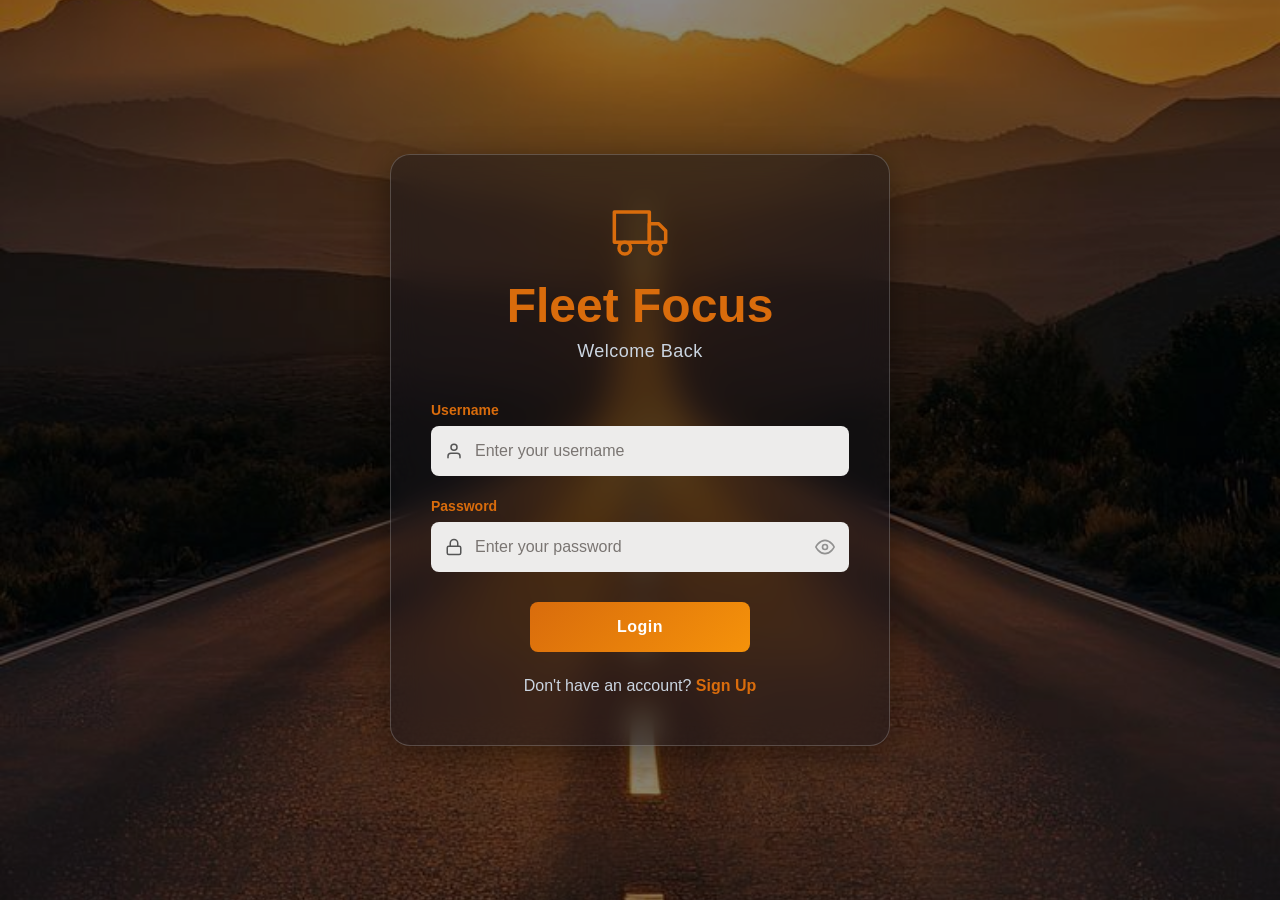
<file: index.html>
<!DOCTYPE html>
<html lang="en">
<head>
    <meta charset="UTF-8">
    <meta name="viewport" content="width=device-width, initial-scale=1.0">
    <title>Fleet Focus - Login</title>
    <link rel="stylesheet" href="css/login.css">
</head>
<body>
    <div class="overlay"></div>
    <div class="container">
        <div class="logo-icon">
            <svg width="56" height="56" viewBox="0 0 24 24" fill="none" stroke="#d96c0c" stroke-width="1.5" stroke-linecap="round" stroke-linejoin="round">
                <path d="M1 3h15v13H1z"/>
                <path d="M16 8h4l3 3v5h-7V8z"/>
                <circle cx="5.5" cy="18.5" r="2.5"/>
                <circle cx="18.5" cy="18.5" r="2.5"/>
            </svg>
        </div>
        <h1>Fleet Focus</h1>
        <h2>Welcome Back</h2>
        <form id="loginForm">
            <div class="form-group">
                <label for="username">Username</label>
                <div class="input-wrapper">
                    <span class="input-icon"><svg width="18" height="18" viewBox="0 0 24 24" fill="none" stroke="#555" stroke-width="2" stroke-linecap="round" stroke-linejoin="round"><path d="M20 21v-2a4 4 0 0 0-4-4H8a4 4 0 0 0-4 4v2"/><circle cx="12" cy="7" r="4"/></svg></span>
                    <input type="text" id="username" placeholder="Enter your username" required>
                </div>
            </div>
            <div class="form-group">
                <label for="password">Password</label>
                <div class="input-wrapper">
                    <span class="input-icon"><svg width="18" height="18" viewBox="0 0 24 24" fill="none" stroke="#555" stroke-width="2" stroke-linecap="round" stroke-linejoin="round"><rect x="3" y="11" width="18" height="11" rx="2" ry="2"/><path d="M7 11V7a5 5 0 0 1 10 0v4"/></svg></span>
                    <input type="password" id="password" placeholder="Enter your password" required>
                    <span class="toggle-password" id="togglePassword"><svg width="20" height="20" viewBox="0 0 24 24" fill="none" stroke="#555" stroke-width="2" stroke-linecap="round" stroke-linejoin="round"><path d="M1 12s4-8 11-8 11 8 11 8-4 8-11 8-11-8-11-8z"/><circle cx="12" cy="12" r="3"/></svg></span>
                </div>
            </div>
            <div id="errorMessage" class="error-message"></div>
            <div id="successMessage" class="success-message"></div>
            <button type="submit" id="submitBtn">
                <span class="btn-text">Login</span>
                <span class="btn-loader" id="btnLoader"></span>
            </button>
        </form>
        <p>Don't have an account?
            <a href="signup.html">Sign Up</a>
        </p>
    </div>
    <script src="js/login.js"></script>
</body>
</html>
</file>
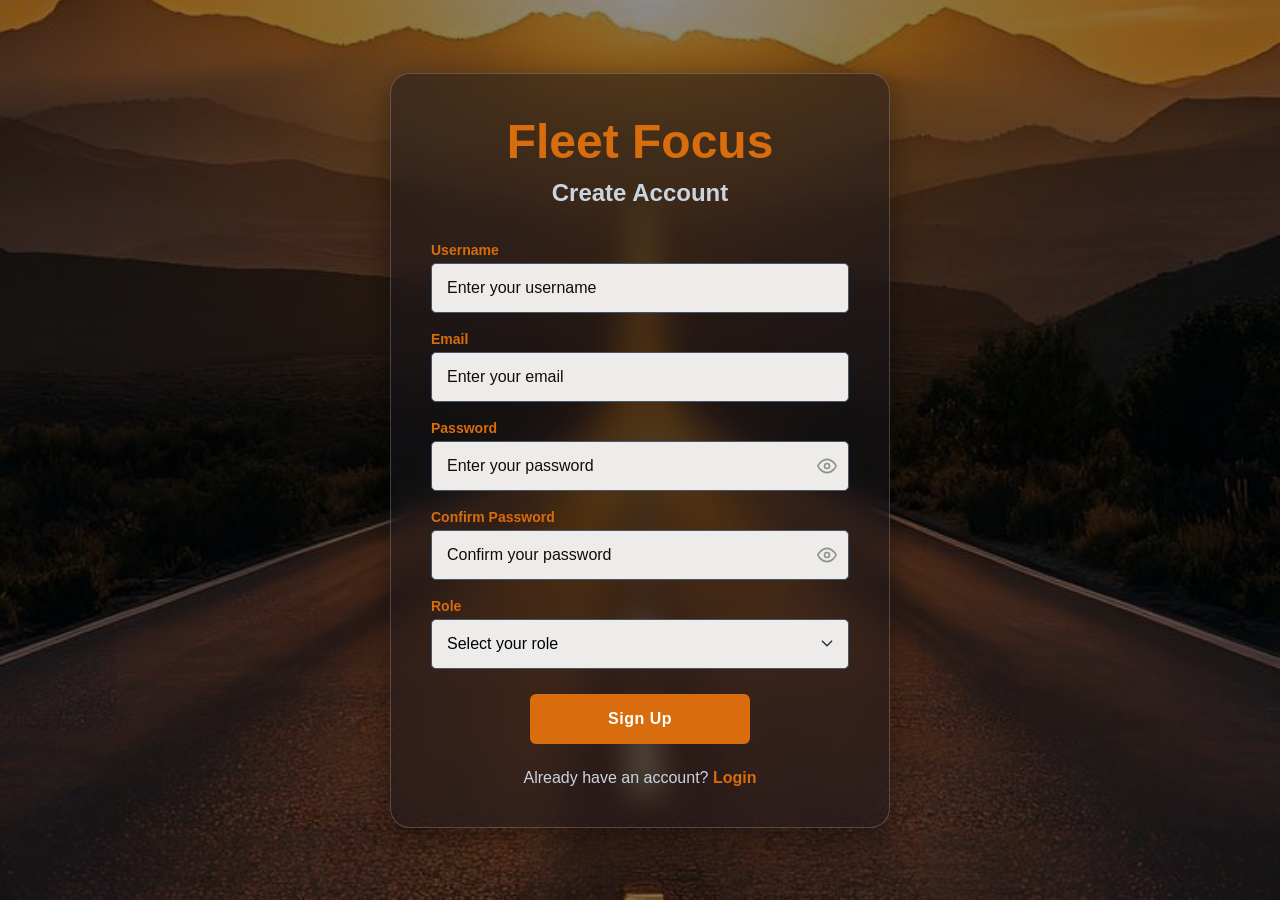
<file: signup.html>
<!DOCTYPE html>
<html lang="en">
<head>
    <meta charset="UTF-8">
    <meta name="viewport" content="width=device-width, initial-scale=1.0">
    <title>Fleet Focus - Sign Up</title>
    <link rel="stylesheet" href="css/signup.css">
</head>
<body>
    <div class="overlay"></div>
    <div class="container">
        <h1>Fleet Focus</h1>
        <h2>Create Account</h2>
        <form id="signupForm">
            <div class="form-group">
                <label for="username">Username</label>
                <input type="text" id="username" placeholder="Enter your username" required>
            </div>
            <div class="form-group">
                <label for="email">Email</label>
                <input type="email" id="email" placeholder="Enter your email" required>
            </div>
            <div class="form-group">
                <label for="password">Password</label>
                <div class="password-wrapper">
                    <input type="password" id="password" placeholder="Enter your password" required>
                    <span class="toggle-password" id="togglePassword"><svg width="20" height="20" viewBox="0 0 24 24" fill="none" stroke="#555" stroke-width="2" stroke-linecap="round" stroke-linejoin="round"><path d="M1 12s4-8 11-8 11 8 11 8-4 8-11 8-11-8-11-8z"/><circle cx="12" cy="12" r="3"/></svg></span>
                </div>
            </div>
            <div class="form-group">
                <label for="confirmPassword">Confirm Password</label>
                <div class="password-wrapper">
                    <input type="password" id="confirmPassword" placeholder="Confirm your password" required>
                    <span class="toggle-password" id="toggleConfirmPassword"><svg width="20" height="20" viewBox="0 0 24 24" fill="none" stroke="#555" stroke-width="2" stroke-linecap="round" stroke-linejoin="round"><path d="M1 12s4-8 11-8 11 8 11 8-4 8-11 8-11-8-11-8z"/><circle cx="12" cy="12" r="3"/></svg></span>
                </div>
            </div>
            <div class="form-group">
                <label for="role">Role</label>
                <select id="role" required>
                    <option value="" disabled selected>Select your role</option>
                    <option value="FLEET_MANAGER">Fleet Manager</option>
                    <option value="DISPATCHER">Dispatcher</option>
                    <option value="DRIVER">Driver</option>
                    <option value="MAINTENANCE_TECH">Maintenance Tech</option>
                </select>
            </div>
            <div id="errorMessage" class="error-message"></div>
            <div id="successMessage" class="success-message"></div>
            <button type="submit" id="submitBtn">
                <span class="btn-text">Sign Up</span>
                <span class="btn-loader" id="btnLoader"></span>
            </button>
        </form>
        <p>Already have an account?
            <a href="login.html">Login</a>
        </p>
    </div>
    <script src="js/signup.js"></script>
</body>
</html>
</file>
<file: css/login.css>
* {
    margin: 0;
    padding: 0;
    box-sizing: border-box;
}

body {
    margin: 0;
    font-family: arial, sans-serif;
    background-image: url(../images/road.jpg);
    background-size: cover;
    background-position: center;
    background-repeat: no-repeat;
    background-color: #0f172a;
    display: flex;
    justify-content: center;
    align-items: center;
    height: 100vh;
}

.overlay {
    position: fixed;
    top: 0;
    left: 0;
    width: 100%;
    height: 100%;
    background: rgba(0, 0, 0, 0.45);
    z-index: 1;
}

.container {
    position: relative;
    z-index: 2;
    width: 500px;
    background: rgba(20, 20, 30, 0.45);
    backdrop-filter: blur(15px);
    -webkit-backdrop-filter: blur(15px);
    border: 1px solid rgba(255, 255, 255, 0.2);
    padding: 50px 40px;
    border-radius: 20px;
    box-shadow: 0 8px 32px rgba(0, 0, 0, 0.4);
    color: white;
    animation: fadeSlideIn 0.6s ease-out;
}

@keyframes fadeSlideIn {
    from {
        opacity: 0;
        transform: translateY(30px);
    }
    to {
        opacity: 1;
        transform: translateY(0);
    }
}

/* --- Logo Icon --- */
.logo-icon {
    text-align: center;
    font-size: 50px;
    margin-bottom: 5px;
    animation: float 3s ease-in-out infinite;
}

@keyframes float {
    0%, 100% { transform: translateY(0); }
    50% { transform: translateY(-8px); }
}

/* --- Headings --- */
h1 {
    font-size: 48px;
    text-align: center;
    color: #d96c0c;
    margin-bottom: 8px;
}

h2 {
    text-align: center;
    margin-bottom: 40px;
    color: #cbd5e1;
    font-weight: 400;
    font-size: 18px;
    letter-spacing: 0.5px;
}

/* --- Form Groups --- */
.form-group {
    margin-bottom: 22px;
}

label {
    display: block;
    margin-bottom: 8px;
    color: #d96c0c;
    font-weight: bold;
    font-size: 14px;
}

/* --- Input Wrapper with Icons --- */
.input-wrapper {
    position: relative;
    width: 100%;
}

.input-icon {
    position: absolute;
    left: 14px;
    top: 50%;
    transform: translateY(-50%);
    display: flex;
    align-items: center;
    justify-content: center;
    pointer-events: none;
    z-index: 1;
}

.input-wrapper input {
    padding-left: 42px;
    padding-right: 45px;
}

input {
    height: 50px;
    padding: 10px 15px;
    font-size: 16px;
    width: 100%;
    background: #edeceb;
    color: rgb(0, 0, 0);
    border: 2px solid transparent;
    border-radius: 8px;
    outline: none;
    transition: border-color 0.3s ease, box-shadow 0.3s ease, transform 0.2s ease;
}

input:focus {
    border-color: #d96c0c;
    box-shadow: 0 0 0 3px rgba(217, 108, 12, 0.25);
    transform: translateY(-1px);
}

input::placeholder {
    color: #7a7572;
}

/* --- Password Toggle --- */
.toggle-password {
    position: absolute;
    right: 14px;
    top: 50%;
    transform: translateY(-50%);
    cursor: pointer;
    user-select: none;
    display: flex;
    align-items: center;
    justify-content: center;
    opacity: 0.6;
    transition: opacity 0.2s ease;
    z-index: 1;
}

.toggle-password:hover {
    opacity: 1;
}

.toggle-password svg {
    transition: stroke 0.2s ease;
}

.toggle-password:hover svg {
    stroke: #d96c0c;
}

/* --- Button --- */
button {
    display: flex;
    align-items: center;
    justify-content: center;
    gap: 8px;
    width: 220px;
    height: 50px;
    font-size: 16px;
    margin: 30px auto 0;
    padding: 12px;
    border: none;
    border-radius: 8px;
    background: linear-gradient(135deg, #d96c0c, #f5920a);
    color: white;
    cursor: pointer;
    font-weight: bold;
    letter-spacing: 0.5px;
    transition: transform 0.15s ease, box-shadow 0.3s ease;
}

button:hover {
    transform: translateY(-2px);
    box-shadow: 0 4px 12px rgba(217, 108, 12, 0.25);
}

button:active {
    transform: translateY(0);
}

button:disabled {
    opacity: 0.7;
    cursor: not-allowed;
    transform: none;
}

/* --- Loader Spinner --- */
.btn-loader {
    display: none;
    width: 18px;
    height: 18px;
    border: 3px solid rgba(255, 255, 255, 0.3);
    border-top-color: white;
    border-radius: 50%;
    animation: spin 0.7s linear infinite;
}

.btn-loader.active {
    display: inline-block;
}

@keyframes spin {
    to { transform: rotate(360deg); }
}

/* --- Links --- */
p {
    margin-top: 25px;
    text-align: center;
    color: #cbd5e1;
}

a {
    text-decoration: none;
    color: #d96c0c;
    font-weight: bold;
    transition: color 0.2s ease;
}

a:hover {
    text-decoration: underline;
    color: #f07d1a;
}

/* --- Error & Success Messages --- */
.error-message {
    display: none;
    color: #ff6b6b;
    background: rgba(255, 107, 107, 0.1);
    border: 1px solid rgba(255, 107, 107, 0.3);
    border-radius: 6px;
    padding: 10px 15px;
    font-size: 14px;
    text-align: center;
    margin-top: 5px;
    animation: shake 0.4s ease;
}

.error-message.active {
    display: block;
}

@keyframes shake {
    0%, 100% { transform: translateX(0); }
    20% { transform: translateX(-8px); }
    40% { transform: translateX(8px); }
    60% { transform: translateX(-5px); }
    80% { transform: translateX(5px); }
}

.success-message {
    display: none;
    color: #51cf66;
    background: rgba(81, 207, 102, 0.1);
    border: 1px solid rgba(81, 207, 102, 0.3);
    border-radius: 6px;
    padding: 10px 15px;
    font-size: 14px;
    text-align: center;
    margin-top: 5px;
}

.success-message.active {
    display: block;
}
</file>
<file: css/signup.css>
*{
    margin: 0;
    padding: 0;
    box-sizing: border-box;
}
body{
    margin: 0;
    font-family: arial,sans-serif;
    background-image: url(../images/road.jpg);
    background-size: cover;
    background-position: center;
    background-repeat: no-repeat;
    background-color: #0f172a;
    display: flex;
    justify-content: center;
    align-items: center;
    min-height: 100vh;
    padding: 20px 0;
}
.container{
    position: relative;
    z-index: 2;
    width: 500px;
    background: rgba(20, 20, 30, 0.45);
    backdrop-filter: blur(15px);
    -webkit-backdrop-filter: blur(15px);
    border: 1px solid rgba(255,255,255,0.2);
    padding: 40px 40px;
    border-radius: 20px;
    box-shadow: 0 8px 32px rgba(0,0,0,0.4);
    color: white;
    animation: fadeSlideIn 0.6s ease-out;
}
@keyframes fadeSlideIn {
    from {
        opacity: 0;
        transform: translateY(30px);
    }
    to {
        opacity: 1;
        transform: translateY(0);
    }
}
h1{
    font-size: 48px;
    text-align: center;
    color: #d96c0c;
    margin-bottom: 10px;
}
h2{
    text-align: center;
    margin-bottom: 35px;
    color: #cbd5e1;
}
label{
    display: block;
    margin-top: 10px;
    margin-bottom: 5px;
    color: #d96c0c;
    font-weight: bold;
    font-size: 14px;
}
input, select{
    height: 50px;
    padding: 10px 15px;
    font-size: 16px;
    width: 100%;
    background: #edeceb;
    color: rgb(0, 0, 0);
    border: 1px solid #475569;
    border-radius: 5px;
    outline: none;
    transition: border-color 0.3s ease, box-shadow 0.3s ease;
}
input:focus, select:focus {
    border-color: #d96c0c;
    box-shadow: 0 0 0 3px rgba(217, 108, 12, 0.25);
}
input::placeholder{
    color:#100e0b;
}
select {
    cursor: pointer;
    appearance: none;
    -webkit-appearance: none;
    -moz-appearance: none;
    background-image: url("data:image/svg+xml,%3Csvg xmlns='http://www.w3.org/2000/svg' width='12' height='12' viewBox='0 0 12 12'%3E%3Cpath fill='%23333' d='M6 8.825L0.375 3.175L1.425 2.125L6 6.7L10.575 2.125L11.625 3.175L6 8.825Z'/%3E%3C/svg%3E");
    background-repeat: no-repeat;
    background-position: right 15px center;
    padding-right: 40px;
}
select option {
    background: #1e293b;
    color: white;
    padding: 10px;
}
.password-wrapper {
    position: relative;
    width: 100%;
}
.password-wrapper input {
    padding-right: 45px;
}
.toggle-password {
    position: absolute;
    right: 12px;
    top: 50%;
    transform: translateY(-50%);
    cursor: pointer;
    user-select: none;
    display: flex;
    align-items: center;
    justify-content: center;
    opacity: 0.6;
    transition: opacity 0.2s ease;
}
.toggle-password:hover {
    opacity: 1;
}
.toggle-password svg {
    transition: stroke 0.2s ease;
}
.toggle-password:hover svg {
    stroke: #d96c0c;
}
button{
    display: flex;
    align-items: center;
    justify-content: center;
    gap: 8px;
    width: 220px;
    height: 50px;
    font-size: 16px;
    margin: 25px auto;
    padding: 12px;
    border: none;
    border-radius: 6px;
    background-color: #d96c0c;
    color: white;
    cursor: pointer;
    font-weight: bold;
    letter-spacing: 0.5px;
    transition: background-color 0.3s ease, transform 0.15s ease, box-shadow 0.3s ease;
}
button:hover{
    background-color: #f07d1a;
    transform: translateY(-2px);
    box-shadow: 0 4px 12px rgba(217, 108, 12, 0.25);
}
button:active{
    transform: translateY(0);
}
button:disabled {
    opacity: 0.7;
    cursor: not-allowed;
    transform: none;
}
.btn-loader {
    display: none;
    width: 18px;
    height: 18px;
    border: 3px solid rgba(255,255,255,0.3);
    border-top-color: white;
    border-radius: 50%;
    animation: spin 0.7s linear infinite;
}
.btn-loader.active {
    display: inline-block;
}
@keyframes spin {
    to { transform: rotate(360deg); }
}
p{
    margin-top: 20px;
    text-align: center;
    color:#cbd5e1;
}
a{
    text-decoration: none;
    color: #d96c0c;
    font-weight: bold;
    transition: color 0.2s ease;
}
a:hover{
    text-decoration: underline;
    color: #f07d1a;
}
.form-group{
    margin-bottom: 18px;
}
.overlay{
    position: fixed;
    top: 0;
    left: 0;
    width: 100%;
    height: 100%;
    background:rgba(0,0,0,0.45);
    z-index: 1;
}
.error-message {
    display: none;
    color: #ff6b6b;
    background: rgba(255, 107, 107, 0.1);
    border: 1px solid rgba(255, 107, 107, 0.3);
    border-radius: 6px;
    padding: 10px 15px;
    font-size: 14px;
    text-align: center;
    margin-top: 5px;
    animation: shake 0.4s ease;
}
.error-message.active {
    display: block;
}
@keyframes shake {
    0%, 100% { transform: translateX(0); }
    20% { transform: translateX(-8px); }
    40% { transform: translateX(8px); }
    60% { transform: translateX(-5px); }
    80% { transform: translateX(5px); }
}
.success-message {
    display: none;
    color: #51cf66;
    background: rgba(81, 207, 102, 0.1);
    border: 1px solid rgba(81, 207, 102, 0.3);
    border-radius: 6px;
    padding: 10px 15px;
    font-size: 14px;
    text-align: center;
    margin-top: 5px;
}
.success-message.active {
    display: block;
}
</file>
